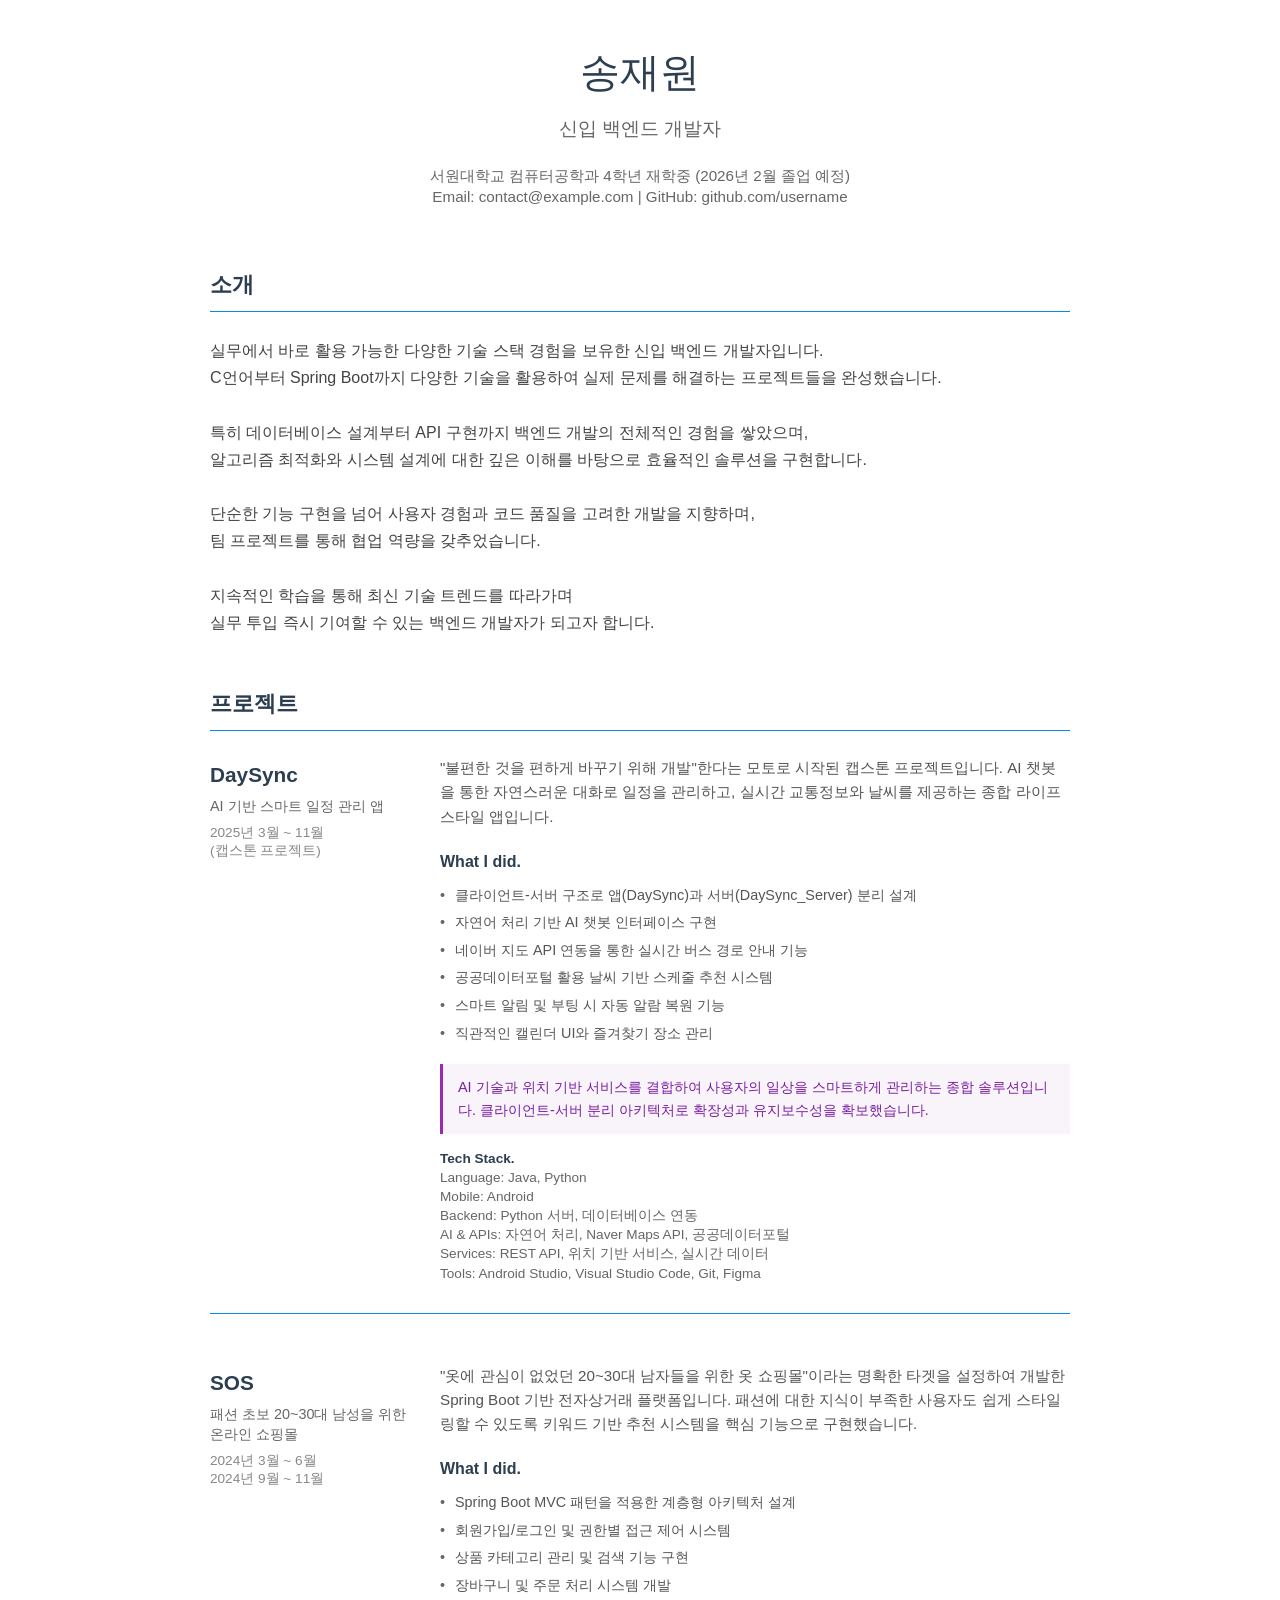
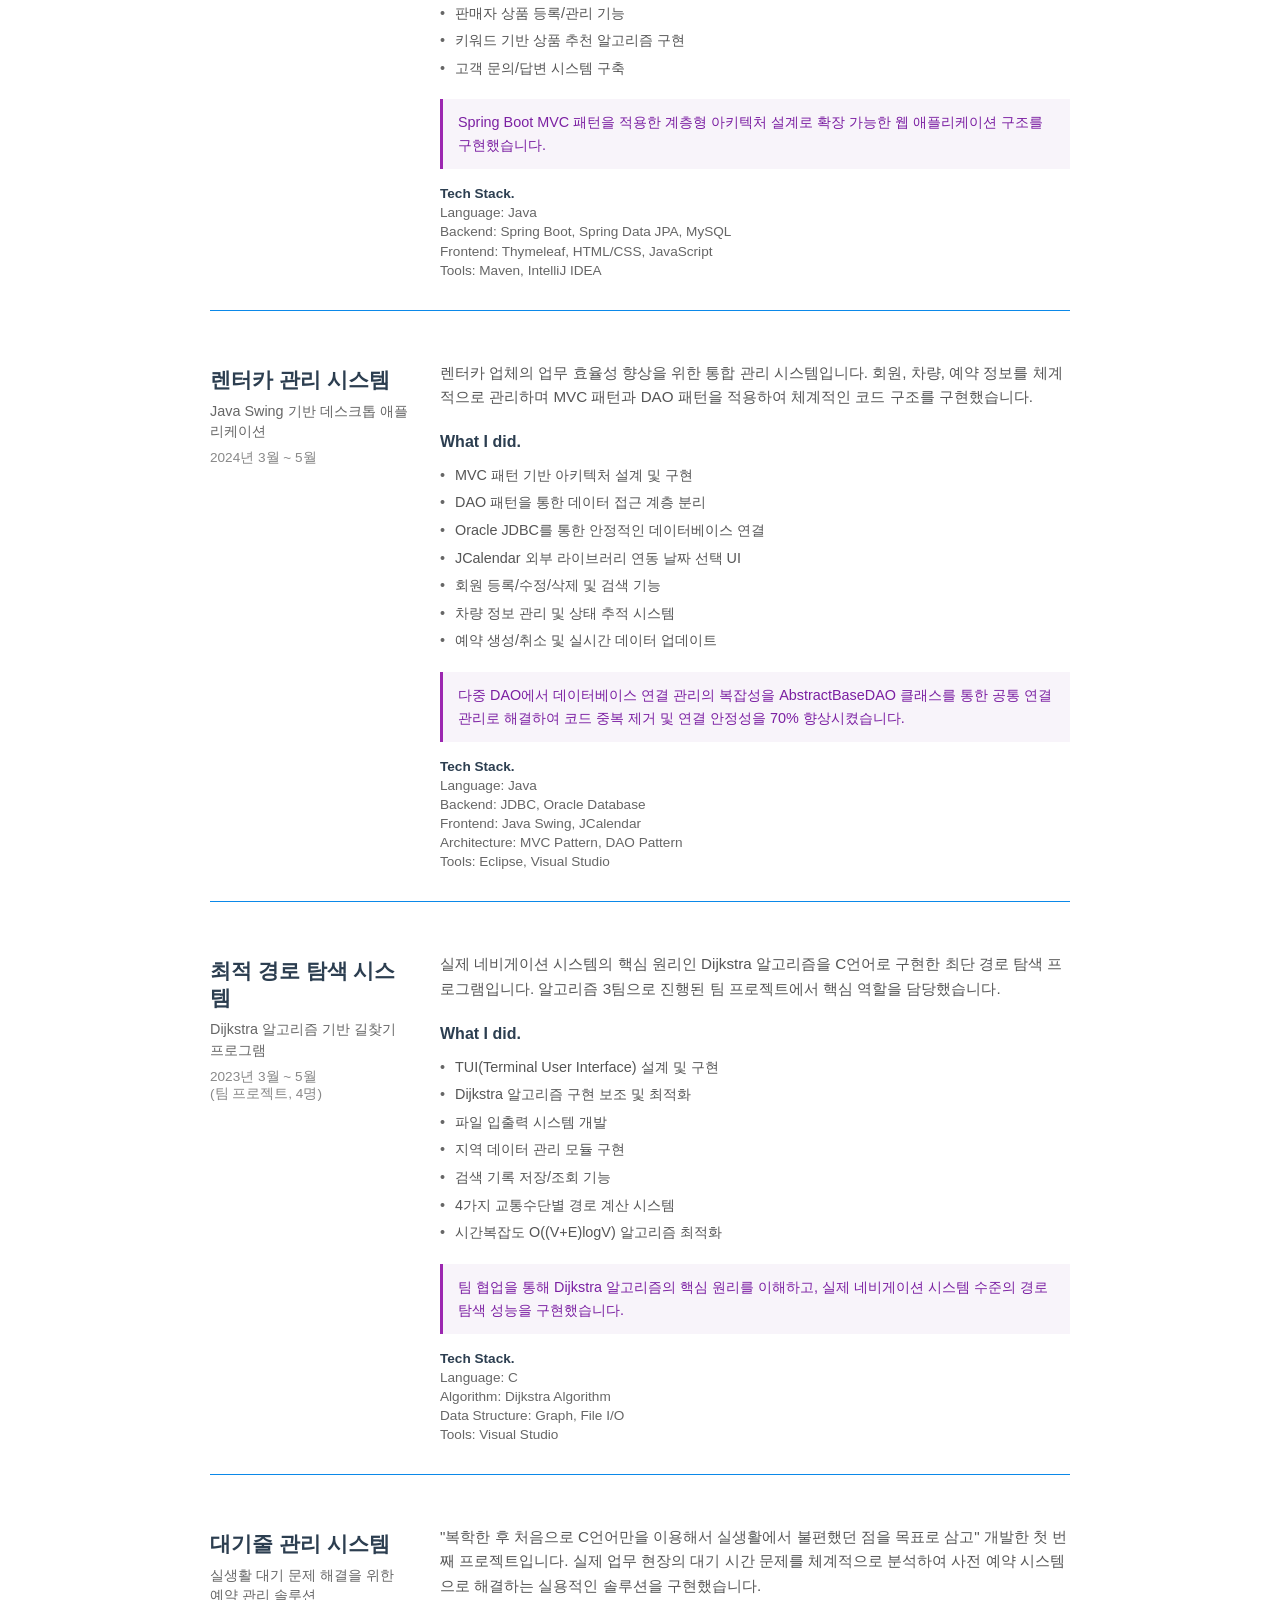
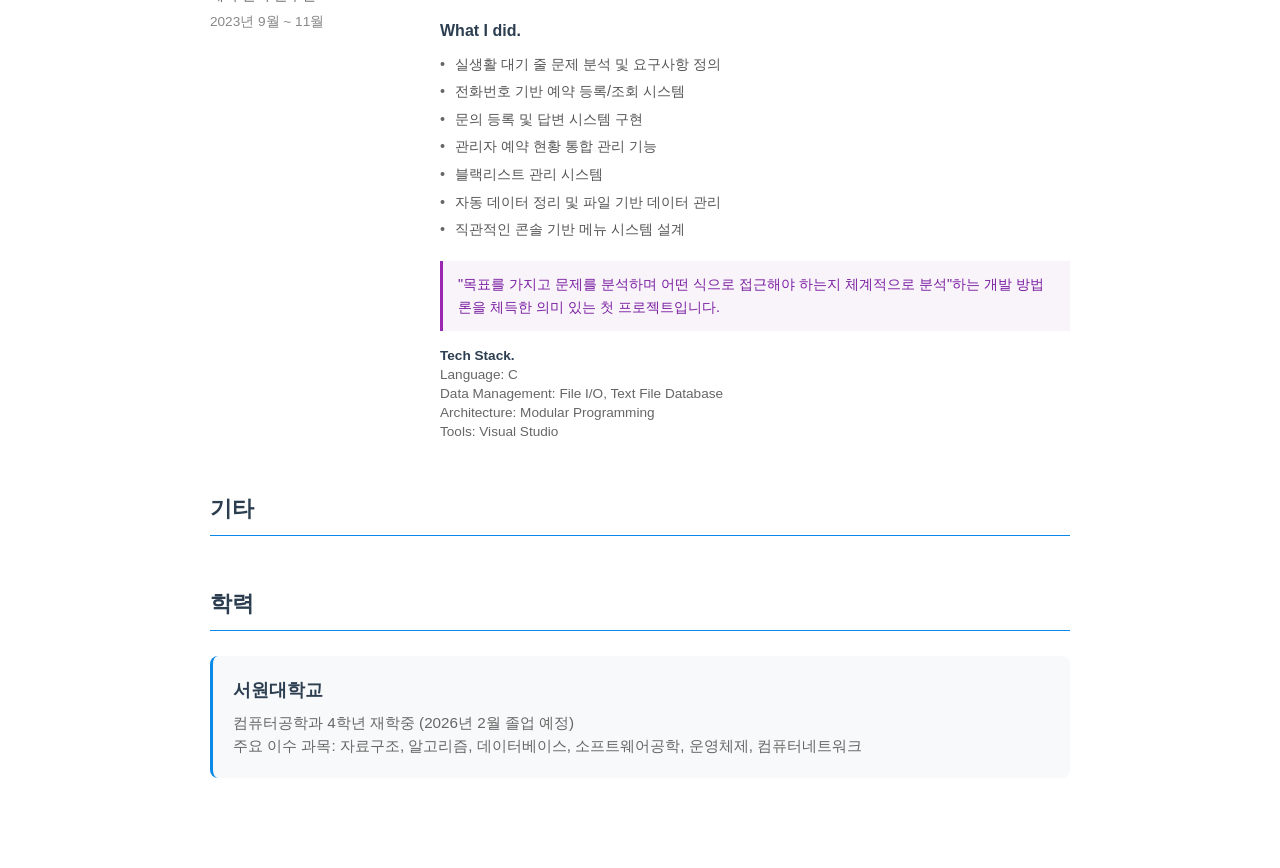
<file: portfolio_html.html>
<!DOCTYPE html>
<html lang="ko">
<head>
    <meta charset="UTF-8">
    <meta name="viewport" content="width=device-width, initial-scale=1.0">
    <title>송재원 (미완성) - 신입 백엔드 개발자</title>
    <style>
        * {
            margin: 0;
            padding: 0;
            box-sizing: border-box;
        }

        body {
            font-family: -apple-system, BlinkMacSystemFont, 'Segoe UI', Roboto, sans-serif;
            line-height: 1.6;
            color: #333;
            background: #fff;
            max-width: 900px;
            margin: 0 auto;
            padding: 40px 20px;
        }

        .header {
            margin-bottom: 60px;
            text-align: center;
        }

        .header h1 {
            font-size: 2.5rem;
            font-weight: 300;
            margin-bottom: 10px;
            color: #2c3e50;
        }

        .header .subtitle {
            font-size: 1.2rem;
            color: #666;
            margin-bottom: 20px;
        }

        .contact-info {
            font-size: 0.95rem;
            color: #666;
            line-height: 1.4;
        }

        .section {
            margin-bottom: 50px;
        }

        .section-title {
            font-size: 1.4rem;
            font-weight: 600;
            color: #2c3e50;
            margin-bottom: 25px;
            border-bottom: 1px solid #0b89e9;
            padding-bottom: 8px;
        }

        .intro-text {
            font-size: 1rem;
            line-height: 1.7;
            color: #444;
            margin-bottom: 30px;
        }

        .skills {
            display: flex;
            flex-wrap: wrap;
            gap: 15px;
            margin-bottom: 20px;
        }

        .skill-item {
            background: #e8f4fd;
            padding: 8px 16px;
            border-radius: 20px;
            font-size: 0.9rem;
            color: #1565c0;
            border: 1px solid #0b89e9;
        }

        .experience-item {
            margin-bottom: 50px;
            padding-bottom: 30px;
            border-bottom: 1px solid #0b89e9;
            display: grid;
            grid-template-columns: 200px 1fr;
            gap: 30px;
        }

        .experience-item:last-child {
            border-bottom: none;
            padding-bottom: 0;
        }

        .experience-left {
            padding-top: 5px;
        }

        .experience-right {
            min-width: 0;
        }

        .project-title {
            font-size: 1.3rem;
            font-weight: 600;
            color: #2c3e50;
            margin-bottom: 8px;
            line-height: 1.3;
        }

        .project-subtitle {
            font-size: 0.9rem;
            color: #666;
            margin-bottom: 8px;
            line-height: 1.4;
        }

        .project-period {
            font-size: 0.85rem;
            color: #888;
            line-height: 1.3;
        }

        .project-description {
            font-size: 0.95rem;
            line-height: 1.6;
            color: #555;
            margin-bottom: 20px;
        }

        .what-i-did {
            margin-bottom: 20px;
        }

        .what-i-did h4 {
            font-size: 1rem;
            font-weight: 600;
            color: #2c3e50;
            margin-bottom: 10px;
        }

        .what-i-did ul {
            list-style: none;
            padding-left: 0;
        }

        .what-i-did li {
            position: relative;
            padding-left: 15px;
            margin-bottom: 6px;
            font-size: 0.9rem;
            color: #555;
            line-height: 1.5;
        }

        .what-i-did li::before {
            content: '•';
            position: absolute;
            left: 0;
            color: #666;
        }

        .tech-stack {
            font-size: 0.85rem;
            color: #666;
            line-height: 1.4;
        }

        .tech-stack strong {
            color: #2c3e50;
        }

        .highlight-point {
            background: #f8f4fa;
            border-left: 3px solid #9c27b0;
            padding: 12px 15px;
            margin: 15px 0;
            font-size: 0.9rem;
            color: #7b1fa2;
        }

        .education {
            background: #f8f9fa;
            padding: 20px;
            border-radius: 8px;
            border-left: 3px solid #0b89e9;
        }

        .education-title {
            font-size: 1.1rem;
            font-weight: 600;
            color: #2c3e50;
            margin-bottom: 8px;
        }

        .education-detail {
            font-size: 0.95rem;
            color: #666;
            line-height: 1.5;
        }

        @media (max-width: 768px) {
            body {
                padding: 20px 15px;
            }
            
            .header h1 {
                font-size: 2rem;
            }
            
            .experience-item {
                grid-template-columns: 1fr;
                gap: 15px;
            }

            .experience-left {
                padding-top: 0;
            }

            .project-title {
                font-size: 1.2rem;
            }
        }
    </style>
</head>
<body>
    <header class="header">
        <h1>송재원</h1>
        <div class="subtitle">신입 백엔드 개발자</div>
        <div class="contact-info">
            서원대학교 컴퓨터공학과 4학년 재학중 (2026년 2월 졸업 예정)<br>
            Email: contact@example.com | GitHub: github.com/username
        </div>
    </header>

    <section class="section">
        <h2 class="section-title">소개</h2>
        <div class="intro-text">
            실무에서 바로 활용 가능한 다양한 기술 스택 경험을 보유한 신입 백엔드 개발자입니다.<br>
            C언어부터 Spring Boot까지 다양한 기술을 활용하여 실제 문제를 해결하는 프로젝트들을 완성했습니다.<br><br>
            
            특히 데이터베이스 설계부터 API 구현까지 백엔드 개발의 전체적인 경험을 쌓았으며,<br>
            알고리즘 최적화와 시스템 설계에 대한 깊은 이해를 바탕으로 효율적인 솔루션을 구현합니다.<br><br>
            
            단순한 기능 구현을 넘어 사용자 경험과 코드 품질을 고려한 개발을 지향하며,<br>
            팀 프로젝트를 통해 협업 역량을 갖추었습니다.<br><br>
            
            지속적인 학습을 통해 최신 기술 트렌드를 따라가며<br>
            실무 투입 즉시 기여할 수 있는 백엔드 개발자가 되고자 합니다.
        </div>
    </section>

    <section class="section">
        <h2 class="section-title">프로젝트</h2>

        <div class="experience-item">
            <div class="experience-left">
                <div class="project-title">DaySync</div>
                <div class="project-subtitle">AI 기반 스마트 일정 관리 앱</div>
                <div class="project-period">2025년 3월 ~ 11월<br>(캡스톤 프로젝트)</div>
            </div>
            <div class="experience-right">
                <div class="project-description">
                    "불편한 것을 편하게 바꾸기 위해 개발"한다는 모토로 시작된 캡스톤 프로젝트입니다. 
                    AI 챗봇을 통한 자연스러운 대화로 일정을 관리하고, 실시간 교통정보와 날씨를 제공하는 종합 라이프스타일 앱입니다.
                </div>
                <div class="what-i-did">
                    <h4>What I did.</h4>
                    <ul>
                        <li>클라이언트-서버 구조로 앱(DaySync)과 서버(DaySync_Server) 분리 설계</li>
                        <li>자연어 처리 기반 AI 챗봇 인터페이스 구현</li>
                        <li>네이버 지도 API 연동을 통한 실시간 버스 경로 안내 기능</li>
                        <li>공공데이터포털 활용 날씨 기반 스케줄 추천 시스템</li>
                        <li>스마트 알림 및 부팅 시 자동 알람 복원 기능</li>
                        <li>직관적인 캘린더 UI와 즐겨찾기 장소 관리</li>
                    </ul>
                </div>
                <div class="highlight-point">
                    AI 기술과 위치 기반 서비스를 결합하여 사용자의 일상을 스마트하게 관리하는 종합 솔루션입니다. 클라이언트-서버 분리 아키텍처로 확장성과 유지보수성을 확보했습니다.
                </div>
                <div class="tech-stack">
                    <strong>Tech Stack.</strong><br>
                    Language: Java, Python<br>
                    Mobile: Android<br>
                    Backend: Python 서버, 데이터베이스 연동<br>
                    AI & APIs: 자연어 처리, Naver Maps API, 공공데이터포털<br>
                    Services: REST API, 위치 기반 서비스, 실시간 데이터<br>
                    Tools: Android Studio, Visual Studio Code, Git, Figma
                </div>
            </div>
        </div>

        <div class="experience-item">
            <div class="experience-left">
                <div class="project-title">SOS</div>
                <div class="project-subtitle">패션 초보 20~30대 남성을 위한 온라인 쇼핑몰</div>
                <div class="project-period">2024년 3월 ~ 6월<br>2024년 9월 ~ 11월</div>
            </div>
            <div class="experience-right">
                <div class="project-description">
                    "옷에 관심이 없었던 20~30대 남자들을 위한 옷 쇼핑몰"이라는 명확한 타겟을 설정하여 개발한 Spring Boot 기반 전자상거래 플랫폼입니다. 
                    패션에 대한 지식이 부족한 사용자도 쉽게 스타일링할 수 있도록 키워드 기반 추천 시스템을 핵심 기능으로 구현했습니다.
                </div>
                <div class="what-i-did">
                    <h4>What I did.</h4>
                    <ul>
                        <li>Spring Boot MVC 패턴을 적용한 계층형 아키텍처 설계</li>
                        <li>회원가입/로그인 및 권한별 접근 제어 시스템</li>
                        <li>상품 카테고리 관리 및 검색 기능 구현</li>
                        <li>장바구니 및 주문 처리 시스템 개발</li>
                        <li>판매자 상품 등록/관리 기능</li>
                        <li>키워드 기반 상품 추천 알고리즘 구현</li>
                        <li>고객 문의/답변 시스템 구축</li>
                    </ul>
                </div>
                <div class="highlight-point">
                    Spring Boot MVC 패턴을 적용한 계층형 아키텍처 설계로 확장 가능한 웹 애플리케이션 구조를 구현했습니다.
                </div>
                <div class="tech-stack">
                    <strong>Tech Stack.</strong><br>
                    Language: Java<br>
                    Backend: Spring Boot, Spring Data JPA, MySQL<br>
                    Frontend: Thymeleaf, HTML/CSS, JavaScript<br>
                    Tools: Maven, IntelliJ IDEA
                </div>
            </div>
        </div>

        <div class="experience-item">
            <div class="experience-left">
                <div class="project-title">렌터카 관리 시스템</div>
                <div class="project-subtitle">Java Swing 기반 데스크톱 애플리케이션</div>
                <div class="project-period">2024년 3월 ~ 5월</div>
            </div>
            <div class="experience-right">
                <div class="project-description">
                    렌터카 업체의 업무 효율성 향상을 위한 통합 관리 시스템입니다. 
                    회원, 차량, 예약 정보를 체계적으로 관리하며 MVC 패턴과 DAO 패턴을 적용하여 체계적인 코드 구조를 구현했습니다.
                </div>
                <div class="what-i-did">
                    <h4>What I did.</h4>
                    <ul>
                        <li>MVC 패턴 기반 아키텍처 설계 및 구현</li>
                        <li>DAO 패턴을 통한 데이터 접근 계층 분리</li>
                        <li>Oracle JDBC를 통한 안정적인 데이터베이스 연결</li>
                        <li>JCalendar 외부 라이브러리 연동 날짜 선택 UI</li>
                        <li>회원 등록/수정/삭제 및 검색 기능</li>
                        <li>차량 정보 관리 및 상태 추적 시스템</li>
                        <li>예약 생성/취소 및 실시간 데이터 업데이트</li>
                    </ul>
                </div>
                <div class="highlight-point">
                    다중 DAO에서 데이터베이스 연결 관리의 복잡성을 AbstractBaseDAO 클래스를 통한 공통 연결 관리로 해결하여 코드 중복 제거 및 연결 안정성을 70% 향상시켰습니다.
                </div>
                <div class="tech-stack">
                    <strong>Tech Stack.</strong><br>
                    Language: Java<br>
                    Backend: JDBC, Oracle Database<br>
                    Frontend: Java Swing, JCalendar<br>
                    Architecture: MVC Pattern, DAO Pattern<br>
                    Tools: Eclipse, Visual Studio
                </div>
            </div>
        </div>

        <div class="experience-item">
            <div class="experience-left">
                <div class="project-title">최적 경로 탐색 시스템</div>
                <div class="project-subtitle">Dijkstra 알고리즘 기반 길찾기 프로그램</div>
                <div class="project-period">2023년 3월 ~ 5월<br>(팀 프로젝트, 4명)</div>
            </div>
            <div class="experience-right">
                <div class="project-description">
                    실제 네비게이션 시스템의 핵심 원리인 Dijkstra 알고리즘을 C언어로 구현한 최단 경로 탐색 프로그램입니다. 
                    알고리즘 3팀으로 진행된 팀 프로젝트에서 핵심 역할을 담당했습니다.
                </div>
                <div class="what-i-did">
                    <h4>What I did.</h4>
                    <ul>
                        <li>TUI(Terminal User Interface) 설계 및 구현</li>
                        <li>Dijkstra 알고리즘 구현 보조 및 최적화</li>
                        <li>파일 입출력 시스템 개발</li>
                        <li>지역 데이터 관리 모듈 구현</li>
                        <li>검색 기록 저장/조회 기능</li>
                        <li>4가지 교통수단별 경로 계산 시스템</li>
                        <li>시간복잡도 O((V+E)logV) 알고리즘 최적화</li>
                    </ul>
                </div>
                <div class="highlight-point">
                    팀 협업을 통해 Dijkstra 알고리즘의 핵심 원리를 이해하고, 실제 네비게이션 시스템 수준의 경로 탐색 성능을 구현했습니다.
                </div>
                <div class="tech-stack">
                    <strong>Tech Stack.</strong><br>
                    Language: C<br>
                    Algorithm: Dijkstra Algorithm<br>
                    Data Structure: Graph, File I/O<br>
                    Tools: Visual Studio
                </div>
            </div>
        </div>

        <div class="experience-item">
            <div class="experience-left">
                <div class="project-title">대기줄 관리 시스템</div>
                <div class="project-subtitle">실생활 대기 문제 해결을 위한 예약 관리 솔루션</div>
                <div class="project-period">2023년 9월 ~ 11월</div>
            </div>
            <div class="experience-right">
                <div class="project-description">
                    "복학한 후 처음으로 C언어만을 이용해서 실생활에서 불편했던 점을 목표로 삼고" 개발한 첫 번째 프로젝트입니다. 
                    실제 업무 현장의 대기 시간 문제를 체계적으로 분석하여 사전 예약 시스템으로 해결하는 실용적인 솔루션을 구현했습니다.
                </div>
                <div class="what-i-did">
                    <h4>What I did.</h4>
                    <ul>
                        <li>실생활 대기 줄 문제 분석 및 요구사항 정의</li>
                        <li>전화번호 기반 예약 등록/조회 시스템</li>
                        <li>문의 등록 및 답변 시스템 구현</li>
                        <li>관리자 예약 현황 통합 관리 기능</li>
                        <li>블랙리스트 관리 시스템</li>
                        <li>자동 데이터 정리 및 파일 기반 데이터 관리</li>
                        <li>직관적인 콘솔 기반 메뉴 시스템 설계</li>
                    </ul>
                </div>
                <div class="highlight-point">
                    "목표를 가지고 문제를 분석하며 어떤 식으로 접근해야 하는지 체계적으로 분석"하는 개발 방법론을 체득한 의미 있는 첫 프로젝트입니다.
                </div>
                <div class="tech-stack">
                    <strong>Tech Stack.</strong><br>
                    Language: C<br>
                    Data Management: File I/O, Text File Database<br>
                    Architecture: Modular Programming<br>
                    Tools: Visual Studio
                </div>
            </div>
        </div>
    </section>

    <section class="section">
        <h2 class="section-title">기타</h2>
        <!-- 추후 추가 예정 -->
    </section>

    <section class="section">
        <h2 class="section-title">학력</h2>
        <div class="education">
            <div class="education-title">서원대학교</div>
            <div class="education-detail">
                컴퓨터공학과 4학년 재학중 (2026년 2월 졸업 예정)<br>
                주요 이수 과목: 자료구조, 알고리즘, 데이터베이스, 소프트웨어공학, 운영체제, 컴퓨터네트워크
            </div>
        </div>
    </section>
</body>
</html>
</file>
